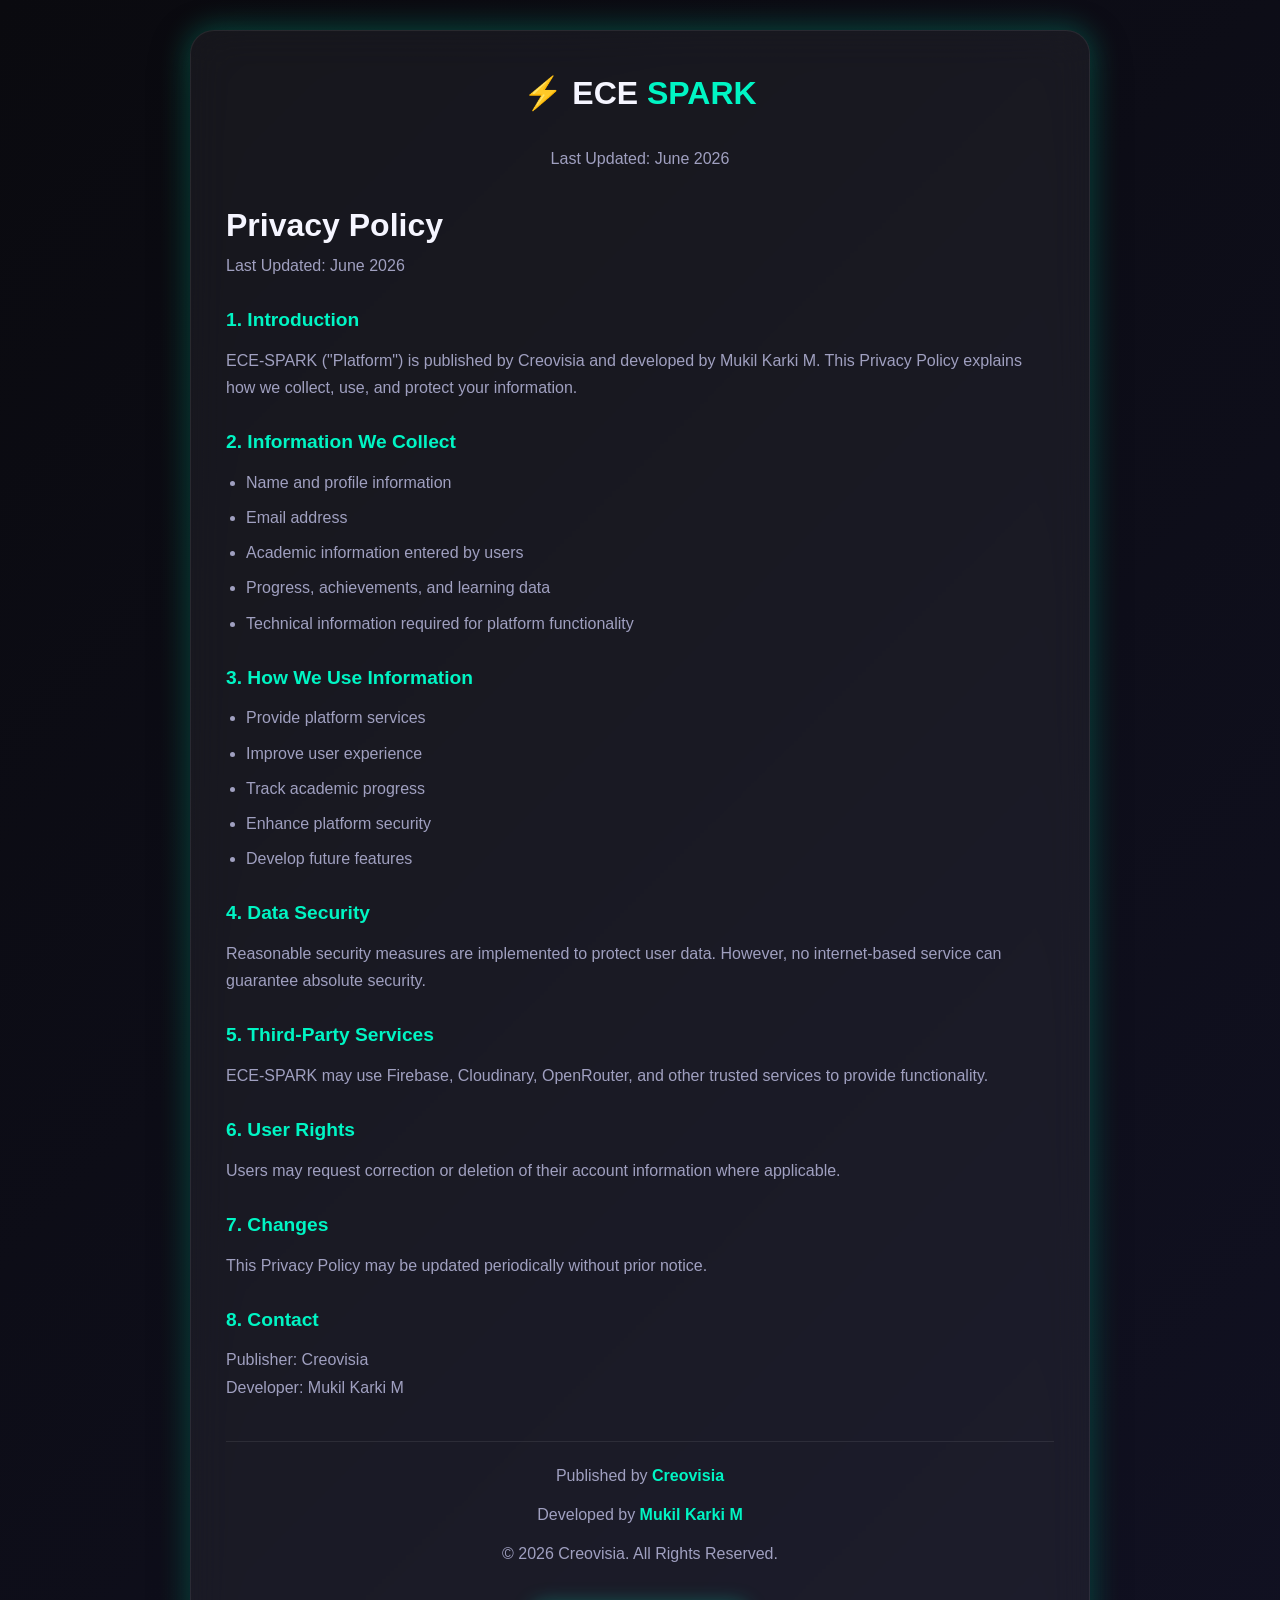
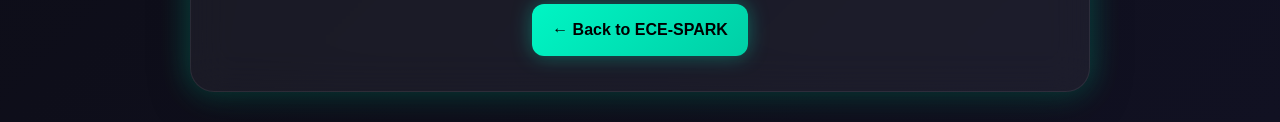
<file: privacy-policy.html>
<!DOCTYPE html>
<html lang="en">
<head>
<meta charset="UTF-8">
<meta name="viewport" content="width=device-width, initial-scale=1.0">
<title>ECE SPARK - PRIVACY POLICY</title>
<style>
:root{
    --bg:#0a0a0f;
    --bg2:#12121c;
    --card:rgba(255,255,255,0.05);
    --border:rgba(255,255,255,0.08);
    --text:#f5f5ff;
    --text2:#a0a0c0;
    --cyan:#00f5c4;
    --cyan-glow:rgba(0,245,196,.35);
}

*{
    margin:0;
    padding:0;
    box-sizing:border-box;
}

body{
    background:linear-gradient(135deg,#0a0a0f,#111122);
    color:var(--text);
    font-family:Inter,Arial,sans-serif;
    line-height:1.7;
    padding:30px 15px;
}

.container{
    max-width:900px;
    margin:auto;
    background:var(--card);
    border:1px solid var(--border);
    backdrop-filter:blur(20px);
    border-radius:24px;
    padding:35px;
    box-shadow:
        0 10px 40px rgba(0,0,0,.4),
        0 0 30px var(--cyan-glow);
}

.logo{
    text-align:center;
    margin-bottom:25px;
}

.logo h1{
    font-size:2rem;
    font-weight:800;
}

.logo span{
    color:var(--cyan);
}

.updated{
    text-align:center;
    color:var(--text2);
    margin-bottom:25px;
}

h2{
    color:var(--cyan);
    margin-top:25px;
    margin-bottom:10px;
    font-size:1.2rem;
}

p{
    color:var(--text2);
    margin-bottom:12px;
}

ul{
    margin-left:20px;
    color:var(--text2);
}

li{
    margin-bottom:8px;
}

.footer{
    margin-top:40px;
    padding-top:20px;
    border-top:1px solid var(--border);
    text-align:center;
    color:var(--text2);
}

.footer strong{
    color:var(--cyan);
}

.back-btn{
    display:inline-block;
    margin-top:25px;
    padding:12px 20px;
    border-radius:12px;
    background:linear-gradient(
        135deg,
        var(--cyan),
        #00cfa6
    );
    color:#000;
    font-weight:700;
    text-decoration:none;
    box-shadow:0 0 20px var(--cyan-glow);
}

.back-btn:hover{
    transform:translateY(-2px);
}

@media(max-width:768px){
    .container{
        padding:22px;
    }

    .logo h1{
        font-size:1.6rem;
    }
}
</style>
</head>
<body>

<div class="container">

<div class="logo">
    <h1>⚡ ECE <span>SPARK</span></h1>
</div>

<p class="updated">
Last Updated: June 2026
</p>

<!-- All your Privacy Policy or Terms content here -->
<h1>Privacy Policy</h1>

<p>Last Updated: June 2026</p>

<h2>1. Introduction</h2>
<p>
ECE-SPARK ("Platform") is published by Creovisia and developed by Mukil Karki M.
This Privacy Policy explains how we collect, use, and protect your information.
</p>

<h2>2. Information We Collect</h2>
<ul>
<li>Name and profile information</li>
<li>Email address</li>
<li>Academic information entered by users</li>
<li>Progress, achievements, and learning data</li>
<li>Technical information required for platform functionality</li>
</ul>

<h2>3. How We Use Information</h2>
<ul>
<li>Provide platform services</li>
<li>Improve user experience</li>
<li>Track academic progress</li>
<li>Enhance platform security</li>
<li>Develop future features</li>
</ul>

<h2>4. Data Security</h2>
<p>
Reasonable security measures are implemented to protect user data.
However, no internet-based service can guarantee absolute security.
</p>

<h2>5. Third-Party Services</h2>
<p>
ECE-SPARK may use Firebase, Cloudinary, OpenRouter, and other trusted services to provide functionality.
</p>

<h2>6. User Rights</h2>
<p>
Users may request correction or deletion of their account information where applicable.
</p>

<h2>7. Changes</h2>
<p>
This Privacy Policy may be updated periodically without prior notice.
</p>

<h2>8. Contact</h2>
<p>
Publisher: Creovisia<br>
Developer: Mukil Karki M
</p>


<div class="footer">
    <p>
        Published by <strong>Creovisia</strong>
    </p>
    <p>
        Developed by <strong>Mukil Karki M</strong>
    </p>
    <p>
        © 2026 Creovisia. All Rights Reserved.
    </p>

    <a href="index.html" class="back-btn">
        ← Back to ECE-SPARK
    </a>
</div>

</div>

</body>
</html>
</file>
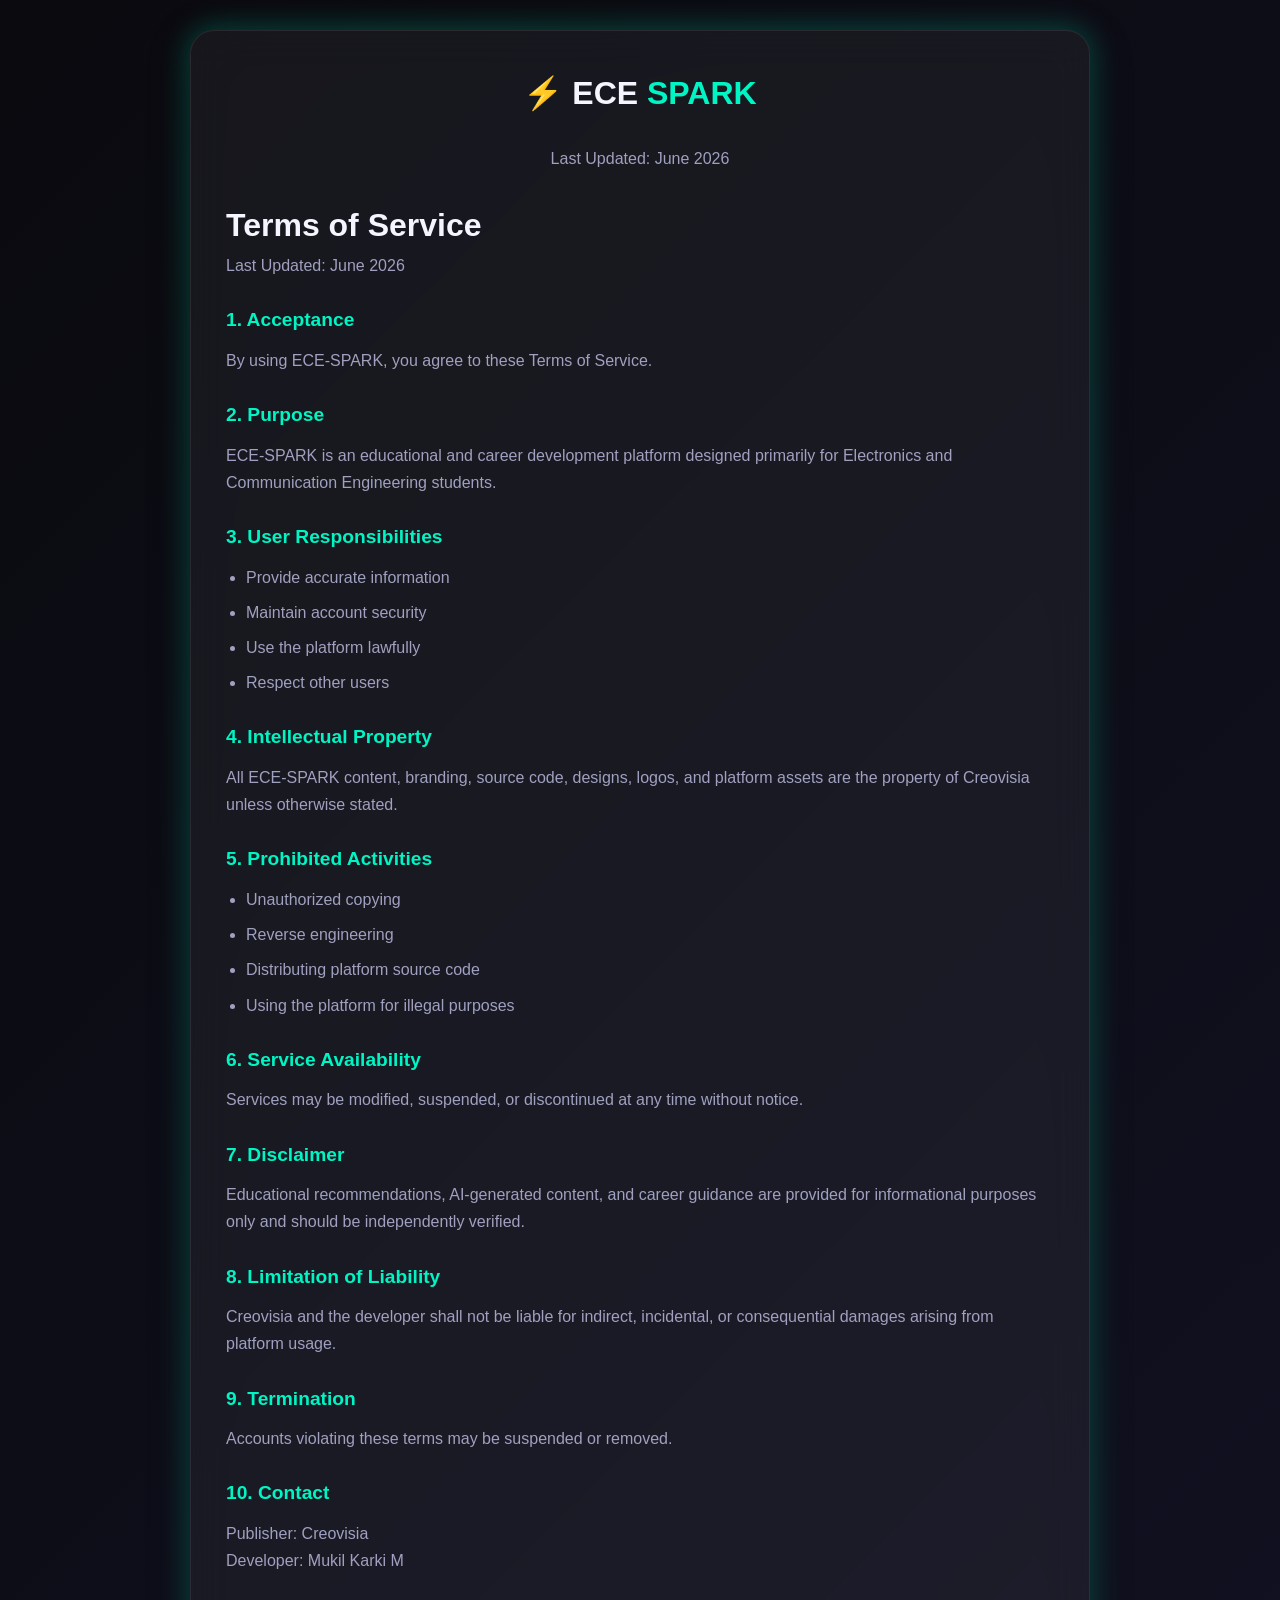
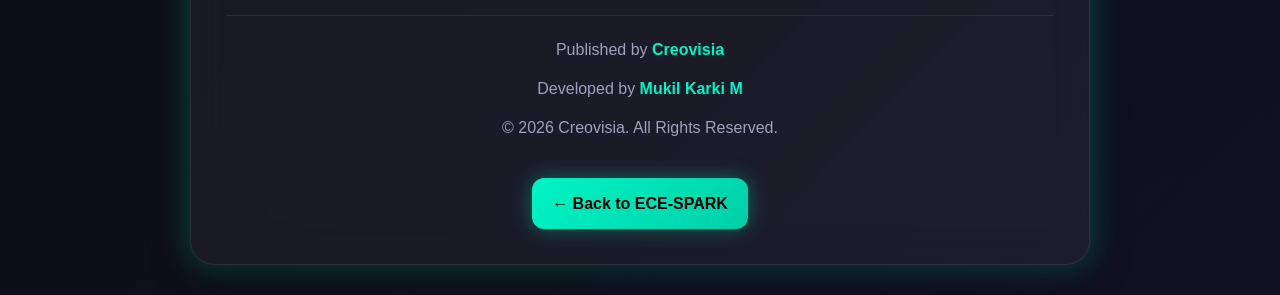
<file: terms.html>
<!DOCTYPE html>
<html lang="en">
<head>
<meta charset="UTF-8">
<meta name="viewport" content="width=device-width, initial-scale=1.0">
<title>ECE SPARK - TERMS</title>
<style>
:root{
    --bg:#0a0a0f;
    --bg2:#12121c;
    --card:rgba(255,255,255,0.05);
    --border:rgba(255,255,255,0.08);
    --text:#f5f5ff;
    --text2:#a0a0c0;
    --cyan:#00f5c4;
    --cyan-glow:rgba(0,245,196,.35);
}

*{
    margin:0;
    padding:0;
    box-sizing:border-box;
}

body{
    background:linear-gradient(135deg,#0a0a0f,#111122);
    color:var(--text);
    font-family:Inter,Arial,sans-serif;
    line-height:1.7;
    padding:30px 15px;
}

.container{
    max-width:900px;
    margin:auto;
    background:var(--card);
    border:1px solid var(--border);
    backdrop-filter:blur(20px);
    border-radius:24px;
    padding:35px;
    box-shadow:
        0 10px 40px rgba(0,0,0,.4),
        0 0 30px var(--cyan-glow);
}

.logo{
    text-align:center;
    margin-bottom:25px;
}

.logo h1{
    font-size:2rem;
    font-weight:800;
}

.logo span{
    color:var(--cyan);
}

.updated{
    text-align:center;
    color:var(--text2);
    margin-bottom:25px;
}

h2{
    color:var(--cyan);
    margin-top:25px;
    margin-bottom:10px;
    font-size:1.2rem;
}

p{
    color:var(--text2);
    margin-bottom:12px;
}

ul{
    margin-left:20px;
    color:var(--text2);
}

li{
    margin-bottom:8px;
}

.footer{
    margin-top:40px;
    padding-top:20px;
    border-top:1px solid var(--border);
    text-align:center;
    color:var(--text2);
}

.footer strong{
    color:var(--cyan);
}

.back-btn{
    display:inline-block;
    margin-top:25px;
    padding:12px 20px;
    border-radius:12px;
    background:linear-gradient(
        135deg,
        var(--cyan),
        #00cfa6
    );
    color:#000;
    font-weight:700;
    text-decoration:none;
    box-shadow:0 0 20px var(--cyan-glow);
}

.back-btn:hover{
    transform:translateY(-2px);
}

@media(max-width:768px){
    .container{
        padding:22px;
    }

    .logo h1{
        font-size:1.6rem;
    }
}
</style>
</head>
<body>

<div class="container">

<div class="logo">
    <h1>⚡ ECE <span>SPARK</span></h1>
</div>

<p class="updated">
Last Updated: June 2026
</p>

<!-- All your Privacy Policy or Terms content here -->

<h1>Terms of Service</h1>

<p>Last Updated: June 2026</p>

<h2>1. Acceptance</h2>
<p>
By using ECE-SPARK, you agree to these Terms of Service.
</p>

<h2>2. Purpose</h2>
<p>
ECE-SPARK is an educational and career development platform designed primarily for Electronics and Communication Engineering students.
</p>

<h2>3. User Responsibilities</h2>
<ul>
<li>Provide accurate information</li>
<li>Maintain account security</li>
<li>Use the platform lawfully</li>
<li>Respect other users</li>
</ul>

<h2>4. Intellectual Property</h2>
<p>
All ECE-SPARK content, branding, source code, designs, logos, and platform assets are the property of Creovisia unless otherwise stated.
</p>

<h2>5. Prohibited Activities</h2>
<ul>
<li>Unauthorized copying</li>
<li>Reverse engineering</li>
<li>Distributing platform source code</li>
<li>Using the platform for illegal purposes</li>
</ul>

<h2>6. Service Availability</h2>
<p>
Services may be modified, suspended, or discontinued at any time without notice.
</p>

<h2>7. Disclaimer</h2>
<p>
Educational recommendations, AI-generated content, and career guidance are provided for informational purposes only and should be independently verified.
</p>

<h2>8. Limitation of Liability</h2>
<p>
Creovisia and the developer shall not be liable for indirect, incidental, or consequential damages arising from platform usage.
</p>

<h2>9. Termination</h2>
<p>
Accounts violating these terms may be suspended or removed.
</p>

<h2>10. Contact</h2>
<p>
Publisher: Creovisia<br>
Developer: Mukil Karki M
</p>

<div class="footer">
    <p>
        Published by <strong>Creovisia</strong>
    </p>
    <p>
        Developed by <strong>Mukil Karki M</strong>
    </p>
    <p>
        © 2026 Creovisia. All Rights Reserved.
    </p>

    <a href="index.html" class="back-btn">
        ← Back to ECE-SPARK
    </a>
</div>

</div>

</body>
</html>
</file>
